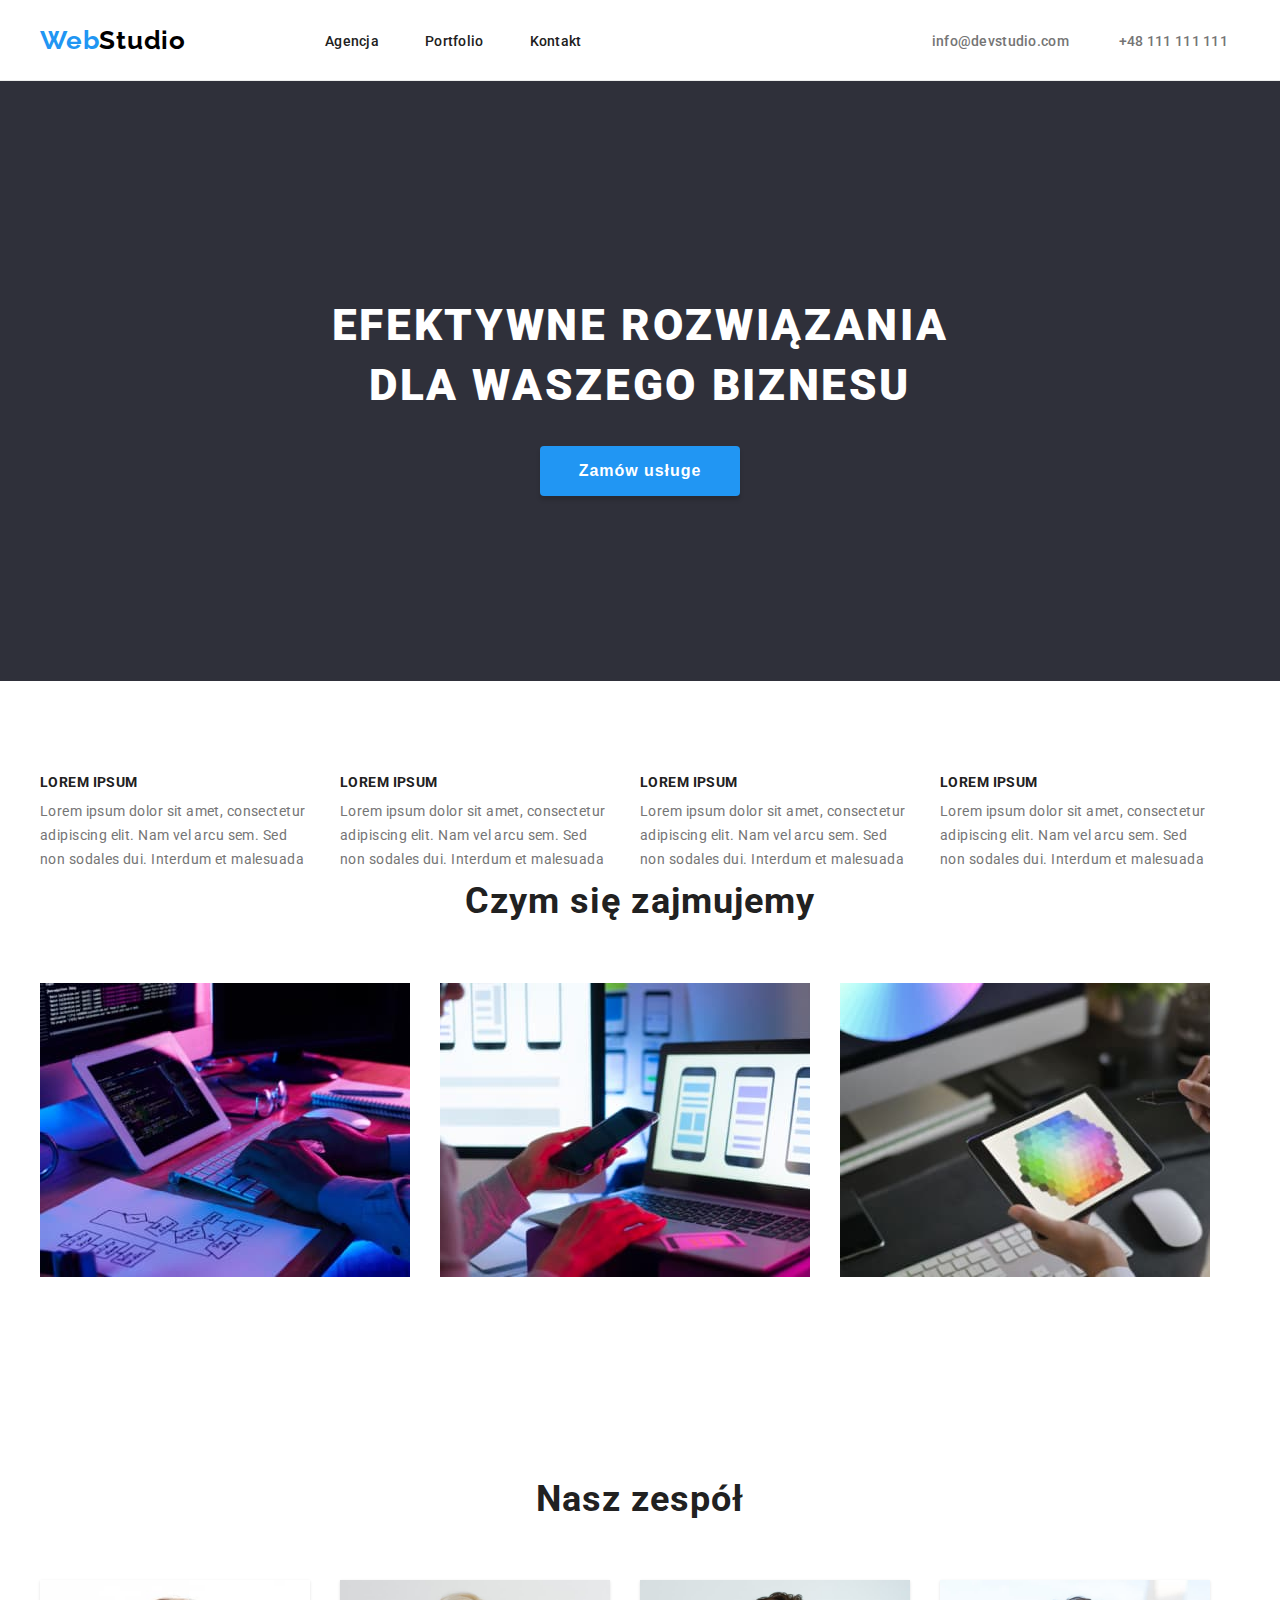
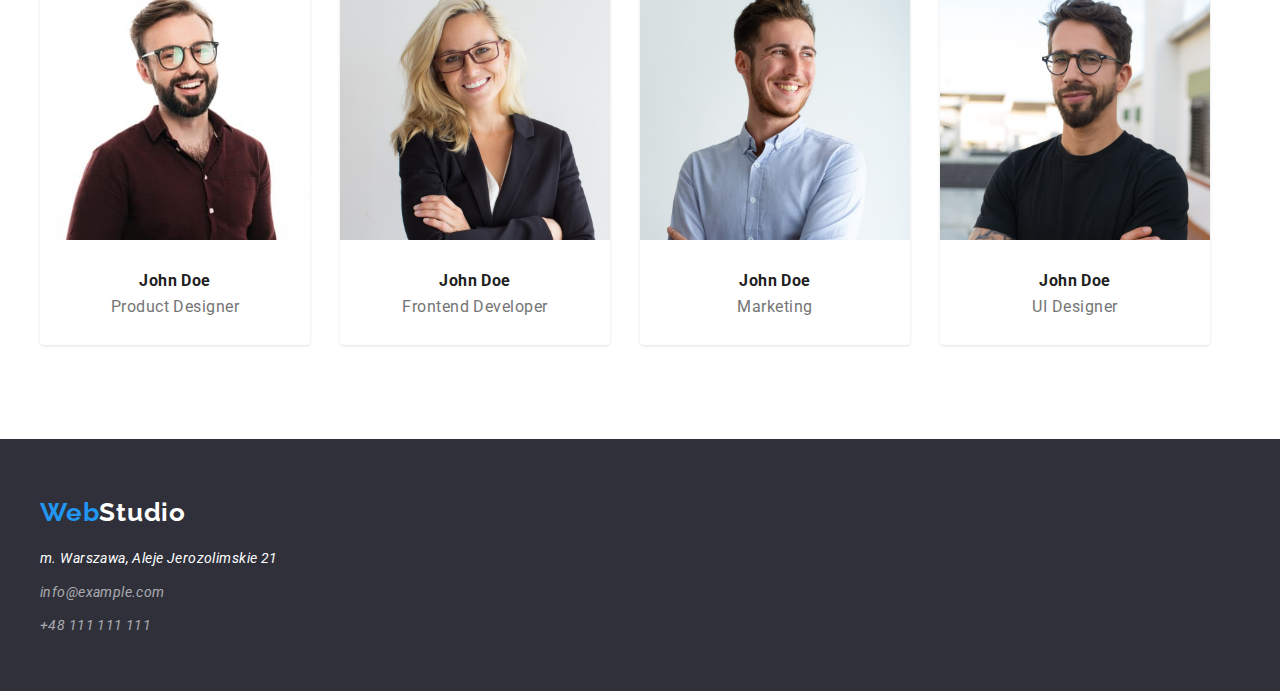
<file: index.html>
<!DOCTYPE html>
<html lang="pl">
  <head>
    <meta charset="UTF-8" />
    <meta http-equiv="X-UA-Compatible" content="IE=edge" />
    <meta name="viewport" content="width=device-width, initial-scale=1.0" />
    <link rel="preconnect" href="https://necolas.github.io/normalize.css/latest/normalize.css" />
    <link rel="preconnect" href="https://fonts.googleapis.com" />
    <link rel="preconnect" href="https://fonts.gstatic.com" crossorigin />
    <link
      href="https://fonts.googleapis.com/css2?family=Raleway:wght@700&family=Roboto:wght@400;500;700;900&display=swap"
      rel="stylesheet"
    />
    <link href="css/styles.css" rel="stylesheet" />
    <title>Studio</title>
  </head>
  <body>
    <header>
      <div class="border-header">
        <div class="container in-line-flex">
          <!-- <nav> -->
          <ul class="not-dot in-line-flex-child-one">
            <li>
              <a class="links logo-in-header" href="index.html">
                <span> <span class="web-blue"> Web</span>Studio </span>
              </a>
            </li>
            <li><a class="links links-in-nav" href="Agencja">Agencja</a></li>
            <li><a class="links links-in-nav" href="portfolio.html">Portfolio</a></li>
            <li><a class="links links-in-nav" href="Kontakt">Kontakt</a></li>
          </ul>
          <!-- </nav> -->
          <ul class="not-dot in-line-flex-child-two">
            <li>
              <a class="links links-in-header" href="mailto:info@devstudio.com"
                >info@devstudio.com</a
              >
            </li>
            <li>
              <a class="links links-in-header" href="tel:+48111111111">+48 111 111 111</a>
            </li>
          </ul>
        </div>
      </div>
    </header>
    <main>
      <div class="first-heading-background">
        <h1 class="first-heading">EFEKTYWNE ROZWIĄZANIA DLA WASZEGO BIZNESU</h1>
        <button class="button first-button">Zamów usługe</button>
      </div>
      <div class="container">
        <section class="section">
          <ul class="not-dot list-lorem">
            <li class="list-item-lorem">
              <h3 class="two-sections-heading">LOREM IPSUM</h3>
              <p class="two-sections-text">
                Lorem ipsum dolor sit amet, consectetur adipiscing elit. Nam vel arcu sem. Sed non
                sodales dui. Interdum et malesuada
              </p>
            </li>
            <li class="list-item-lorem">
              <h3 class="two-sections-heading">LOREM IPSUM</h3>
              <p class="two-sections-text">
                Lorem ipsum dolor sit amet, consectetur adipiscing elit. Nam vel arcu sem. Sed non
                sodales dui. Interdum et malesuada
              </p>
            </li>
            <li class="list-item-lorem">
              <h3 class="two-sections-heading">LOREM IPSUM</h3>
              <p class="two-sections-text">
                Lorem ipsum dolor sit amet, consectetur adipiscing elit. Nam vel arcu sem. Sed non
                sodales dui. Interdum et malesuada
              </p>
            </li>
            <li class="list-item-lorem">
              <h3 class="two-sections-heading">LOREM IPSUM</h3>
              <p class="two-sections-text">
                Lorem ipsum dolor sit amet, consectetur adipiscing elit. Nam vel arcu sem. Sed non
                sodales dui. Interdum et malesuada
              </p>
            </li>
          </ul>
          <div class="container">
            <h2 class="heading-in-portfolio">Czym się zajmujemy</h2>
            <ul class="not-dot list-img">
              <li>
                <img
                  src="images/img_1.jpg"
                  alt="Programista kodujący przy biurku"
                  width="370"
                  height="294"
                />
              </li>

              <li>
                <img
                  src="images/img_2.jpg"
                  alt="Człowiek obsługujący telefon i laptop"
                  width="370"
                  height="294"
                />
              </li>
              <li>
                <img
                  src="images/img_3.jpg"
                  alt="Człowiek wybiera kolor z palety wyświetlanej na tablecie"
                  width="370"
                  height="294"
                />
              </li>
            </ul>
          </div>
        </section>
      </div>
      <div class="container">
        <section class="section">
          <h2 class="heading-in-portfolio">Nasz zespół</h2>
          <ul class="not-dot list-img">
            <li>
              <figure class="text-under-name-team">
                <img
                  src="images/img_4.jpg"
                  alt="Uśmiechnięty brunet z zarostem ubrany w okulary i bordową koszulę"
                  width="270"
                  height="260"
                />
                <h4 class="name-team">John Doe</h4>
                Product Designer
              </figure>
            </li>
            <li>
              <figure class="text-under-name-team">
                <img
                  src="images/img_5.jpg"
                  alt="Uśmiechnięta, długowłosa blondynka ubrana w okulary i żakiet"
                  width="270"
                  height="260"
                />
                <h4 class="name-team">John Doe</h4>
                Frontend Developer
              </figure>
            </li>
            <li>
              <figure class="text-under-name-team">
                <img
                  src="images/img_6.jpg"
                  alt="Uśmiechnięty młody mężczyzna ubrany w niebieską koszulę"
                  width="270"
                  height="260"
                />
                <h4 class="name-team">John Doe</h4>
                Marketing
              </figure>
            </li>
            <li>
              <figure class="text-under-name-team">
                <img
                  src="images/img_7.jpg"
                  alt="Mężczyzna z zarostem ubrany w okulary i czarną koszulkę"
                  width="270"
                  height="260"
                />
                <h4 class="name-team">John Doe</h4>
                UI Designer
              </figure>
            </li>
          </ul>
        </section>
      </div>
    </main>
    <div class="footer-background">
      <div class="container">
        <footer>
          <h2 class="padding-logo">
            <a class="links logo-in-footer" href="index.html">
              <span class="web-blue">Web</span>Studio</a
            >
          </h2>
          <address>
            <ul class="not-dot item-list-address">
              <li><a class="links adress">m. Warszawa, Aleje Jerozolimskie 21</a></li>
              <li>
                <a class="links links-in-footer" href="mailto:info@example.com">info@example.com</a>
              </li>
              <li><a class="links links-in-footer" href="tel:+48111111111">+48 111 111 111</a></li>
            </ul>
          </address>
        </footer>
      </div>
    </div>
  </body>
</html>
</file>
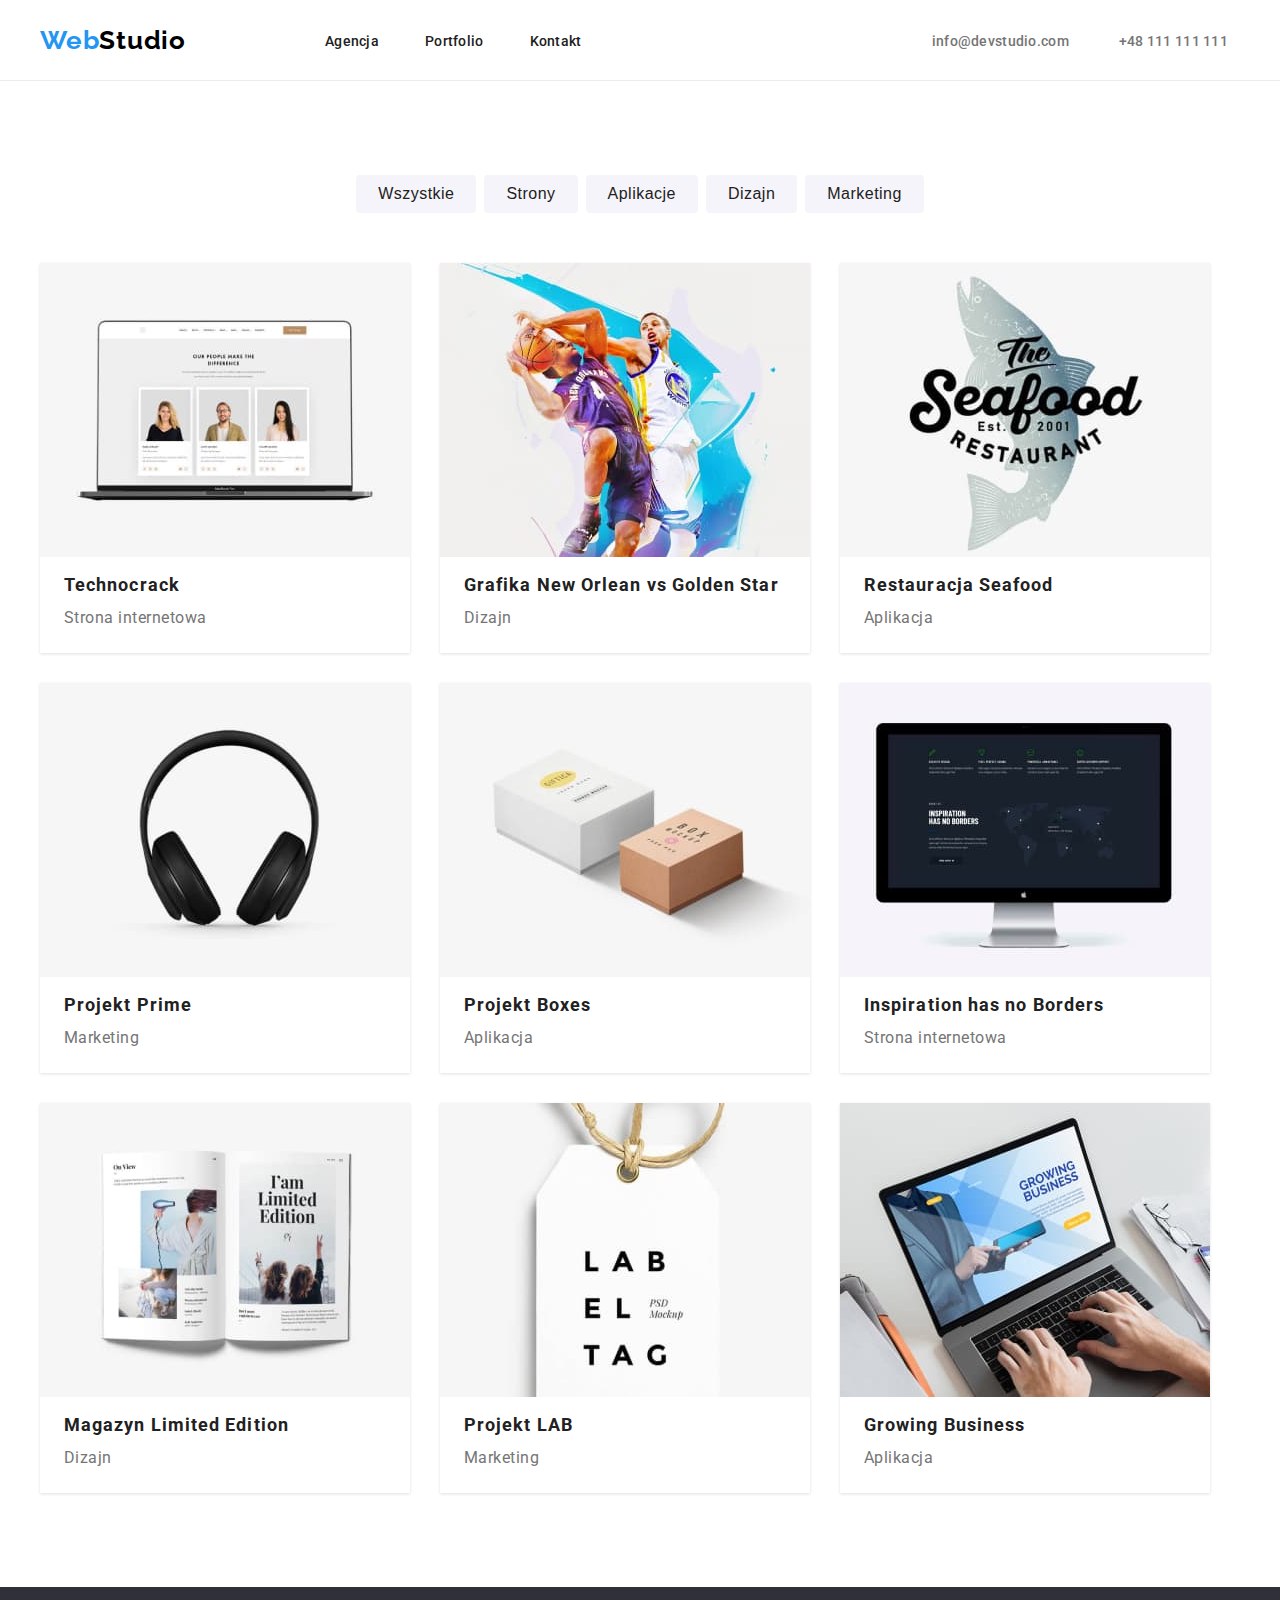
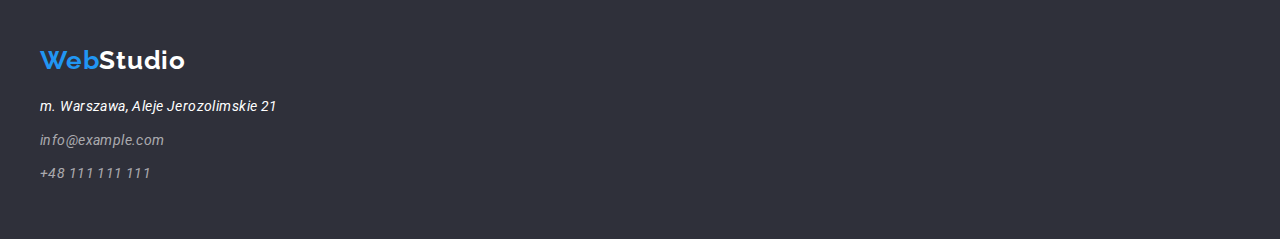
<file: portfolio.html>
<!DOCTYPE html>
<html lang="pl">
  <head>
    <meta charset="UTF-8" />
    <meta http-equiv="X-UA-Compatible" content="IE=edge" />
    <meta name="viewport" content="width=device-width, initial-scale=1.0" />
    <link rel="preconnect" href="https://necolas.github.io/normalize.css/latest/normalize.css" />
    <link rel="preconnect" href="https://fonts.googleapis.com" />
    <link rel="preconnect" href="https://fonts.gstatic.com" crossorigin />
    <link
      href="https://fonts.googleapis.com/css2?family=Raleway:wght@700&family=Roboto:wght@400;500;700;900&display=swap"
      rel="stylesheet"
    />
    <link href="css/styles.css" rel="stylesheet" />
    <title>Portfolio</title>
  </head>
  <body>
    <header>
      <div class="border-header">
        <div class="container in-line-flex">
          <nav>
            <ul class="not-dot in-line-flex-child-one">
              <li>
                <a class="links logo-in-header" href="index.html">
                  <span> <span class="web-blue"> Web</span>Studio </span>
                </a>
              </li>
              <li><a class="links links-in-nav" href="Agencja">Agencja</a></li>
              <li><a class="links links-in-nav" href="portfolio.html">Portfolio</a></li>
              <li><a class="links links-in-nav" href="Kontakt">Kontakt</a></li>
            </ul>
          </nav>
          <ul class="not-dot in-line-flex-child-two">
            <li>
              <a class="links links-in-header" href="mailto:info@devstudio.com"
                >info@devstudio.com</a
              >
            </li>
            <li>
              <a class="links links-in-header" href="tel:+48111111111">+48 111 111 111</a>
            </li>
          </ul>
        </div>
      </div>
    </header>
    <main>
      <div class="container">
        <section class="section">
          <ul class="not-dot list-button">
            <li>
              <button class="button">Wszystkie</button>
            </li>
            <li>
              <button class="button">Strony</button>
            </li>
            <li>
              <button class="button">Aplikacje</button>
            </li>
            <li>
              <button class="button">Dizajn</button>
            </li>
            <li>
              <button class="button">Marketing</button>
            </li>
          </ul>
          <ul class="not-dot list-img">
            <li>
              <figure class="text-under-portfolio">
                <img
                  src="images/img_portfolio_1.jpg"
                  alt="Laptop na jasnym tle. Na jego ekranie wyświetla się strona internetowa"
                  width="370"
                  height="294"
                />
                <div class="padding-text-under-portfolio">
                  <h4 class="heading-under-portfolio">Technocrack</h4>
                  Strona internetowa
                </div>
              </figure>
            </li>
            <li>
              <figure class="text-under-portfolio">
                <img
                  src="images/img_portfolio_2.jpg"
                  alt="Grafika komputerowa przedstawiająca dwóch koszykarzy walczących o piłkę"
                  width="370"
                  height="294"
                />
                <div class="padding-text-under-portfolio">
                  <h4 class="heading-under-portfolio">Grafika New Orlean vs Golden Star</h4>
                  Dizajn
                </div>
              </figure>
            </li>
            <li>
              <figure class="text-under-portfolio">
                <img
                  src="images/img_portfolio_3.jpg"
                  alt="Logo restauracji o nazwie  the seafood"
                  width="370"
                  height="294"
                />
                <div class="padding-text-under-portfolio">
                  <h4 class="heading-under-portfolio">Restauracja Seafood</h4>
                  Aplikacja
                </div>
              </figure>
            </li>
            <li>
              <figure class="text-under-portfolio">
                <img
                  src="images/img_portfolio_4.jpg"
                  alt="Słuchawki nauszne na jasnym tle"
                  width="370"
                  height="294"
                />
                <div class="padding-text-under-portfolio">
                  <h4 class="heading-under-portfolio">Projekt Prime</h4>
                  Marketing
                </div>
              </figure>
            </li>
            <li>
              <figure class="text-under-portfolio">
                <img
                  src="images/img_portfolio_5.jpg"
                  alt="Grafika koncepcyjna dwóch firmowych opakowań"
                  width="370"
                  height="294"
                />
                <div class="padding-text-under-portfolio">
                  <h4 class="heading-under-portfolio">Projekt Boxes</h4>
                  Aplikacja
                </div>
              </figure>
            </li>
            <li>
              <figure class="text-under-portfolio">
                <img
                  src="images/img_portfolio_6.jpg"
                  alt="Monitor na jasnym tle. Na jego ekranie wyświetla się strona internetowa"
                  width="370"
                  height="294"
                />
                <div class="padding-text-under-portfolio">
                  <h4 class="heading-under-portfolio">Inspiration has no Borders</h4>
                  Strona internetowa
                </div>
              </figure>
            </li>
            <li>
              <figure class="text-under-portfolio">
                <img
                  src="images/img_portfolio_7.jpg"
                  alt="Otwarta książka na jasnym tle"
                  width="370"
                  height="294"
                />
                <div class="padding-text-under-portfolio">
                  <h4 class="heading-under-portfolio">Magazyn Limited Edition</h4>
                  Dizajn
                </div>
              </figure>
            </li>
            <li>
              <figure class="text-under-portfolio">
                <img
                  src="images/img_portfolio_8.jpg"
                  alt="Etykieta na jasnym tle przedstawiająca napis LAB EL TAG PSD Mockup"
                  width="370"
                  height="294"
                />
                <div class="padding-text-under-portfolio">
                  <h4 class="heading-under-portfolio">Projekt LAB</h4>
                  Marketing
                </div>
              </figure>
            </li>
            <li>
              <figure class="text-under-portfolio">
                <img
                  src="images/img_portfolio_9.jpg"
                  alt="Obraz przedstawiający obsługiwanie latopa"
                  width="370"
                  height="294"
                />
                <div class="padding-text-under-portfolio">
                  <h4 class="heading-under-portfolio">Growing Business</h4>
                  Aplikacja
                </div>
              </figure>
            </li>
          </ul>
        </section>
      </div>
    </main>
    <div class="footer-background">
      <div class="container">
        <footer>
          <h2 class="padding-logo">
            <a class="links logo-in-footer" href="index.html">
              <span class="web-blue">Web</span>Studio</a
            >
          </h2>
          <address>
            <ul class="not-dot item-list-address">
              <li><a class="links adress">m. Warszawa, Aleje Jerozolimskie 21</a></li>
              <li>
                <a class="links links-in-footer" href="mailto:info@example.com">info@example.com</a>
              </li>
              <li><a class="links links-in-footer" href="tel:+48111111111">+48 111 111 111</a></li>
            </ul>
          </address>
        </footer>
      </div>
    </div>
  </body>
</html>
</file>
<file: css/styles.css>
body {
  font-family: "Raleway", sans-serif;
  font-family: "Roboto", sans-serif;
  font-weight: 500;
  color: #757575;
}
* {
  margin: 0px;
  padding: 0px;
}
.container {
  width: 1200px;
  margin: auto;
}
.section {
  padding: 94px 0px;
}
.not-dot {
  list-style-type: none;
}
.links {
  text-decoration: none;
  font-size: 14px;
}
.link:visited {
  text-decoration: none;
  color: var(--brand-article-color);
}
.links:focus,
.links:hover {
  color: var(--brand-color);
  outline: none;
}

.logo-in-header {
  color: #000000;
  font-family: "Raleway";
  font-weight: 700;
  font-size: 26px;
  line-height: 1;
  letter-spacing: 0.03em;
  word-spacing: 0;
}
.links-in-nav {
  font-size: 14px;
  line-height: 1;
  letter-spacing: 0.02em;
  color: var(--brand-article-color);
}
.links-in-header {
  font-size: 14px;
  line-height: 1;
  letter-spacing: 0.02em;
  color: #757575;
}
.links-in-footer {
  color: rgba(255, 255, 255, 0.6);
  font-weight: 400;
  font-size: 14px;
  line-height: 24px;
  letter-spacing: 0.03em;
}
.web-blue {
  color: var(--brand-color);
}
.adress {
  color: var(--text-on-dark-background);
  font-weight: 400;
  font-size: 14px;
  line-height: 1.71;
  letter-spacing: 0.03em;
}
.button {
  font-size: 16px;
  line-height: 1.62;
  letter-spacing: 0.03em;
  border: none;
  background-color: #f5f4fa;
  color: var(--brand-article-color);
  padding: 6px 22px 6px 22px;
  border-radius: 4px;
}
.button:hover,
.button:focus {
  background-color: var(--brand-color);
  color: var(--text-on-dark-background);
  outline-color: var(--brand-color);
  cursor: pointer;
  box-shadow: 0px 3px 1px rgba(0, 0, 0, 0.1), 0px 1px 2px rgba(0, 0, 0, 0.08),
    0px 2px 2px rgba(0, 0, 0, 0.12);
}
.heading-under-portfolio {
  font-weight: 700;
  font-size: 18px;
  line-height: 2;
  letter-spacing: 0.06em;
  color: var(--brand-article-color);
}

.text-under-portfolio {
  font-weight: 400;
  font-size: 16px;
  line-height: 30px;
  letter-spacing: 0.03em;
  box-shadow: 0px 2px 1px 0px #00000033;
  box-shadow: 0px 1px 1px 0px #00000024;
  box-shadow: 0px 1px 3px 0px #0000001f;
  padding-bottom: 20px;
}
.padding-text-under-portfolio {
  padding-left: 24px;
}
.first-heading {
  font-weight: 900;
  font-size: 44px;
  line-height: 1.88;
  text-align: center;
  letter-spacing: 0.06em;
  text-transform: uppercase;
  color: var(--text-on-dark-background);
}

.two-sections-heading {
  font-weight: 700;
  font-size: 14px;
  line-height: 1;
  letter-spacing: 0.03em;
  text-transform: uppercase;
  color: var(--brand-article-color);
}
.two-sections-text {
  font-weight: 400;
  font-size: 14px;
  line-height: 24px;
  letter-spacing: 0.03em;
  margin-top: 10px;
}
.heading-in-portfolio {
  font-weight: 700;
  font-size: 36px;
  line-height: 1.71;
  text-align: center;
  letter-spacing: 0.03em;
  color: var(--brand-article-color);
}
.name-team {
  font-size: 16px;
  line-height: 1;
  text-align: center;
  letter-spacing: 0.03em;
  padding: 30px 0px 10px 0px;
  color: var(--brand-article-color);
}
.text-under-name-team {
  font-weight: 400;
  font-size: 16px;
  line-height: 1;
  text-align: center;
  letter-spacing: 0.03em;
  box-shadow: 0px 2px 1px 0px #00000033;
  box-shadow: 0px 1px 1px 0px #00000024;
  box-shadow: 0px 1px 3px 0px #0000001f;
  border-radius: 0px 0px 4px 4px;
  padding-bottom: 30px;
}
.in-line-flex {
  display: flex;
  flex-direction: row;
  gap: 46px;
  justify-content: space-between;
}
.in-line-flex-child-one {
  display: flex;
  align-items: center;
  height: 80px;
}
.in-line-flex-child-one > :not(:first-child) {
  padding-left: 46px;
}
.in-line-flex-child-one > :first-child {
  padding-right: 93px;
}

.in-line-flex-child-two {
  display: flex;
  align-items: center;
  gap: 50px;
  padding-right: 12px;
}
.border-header {
  border-bottom: 1px solid #ececec;
  height: 80px;
  width: 100%;
}
.first-heading-background {
  background: var(--brand-background-color);
  width: 100%;
  height: 600px;
  display: flex;
  flex-direction: column;
  justify-content: center;
  align-items: center;
}
.first-heading {
  width: 696px;
  height: 120px;
  font-weight: 900;
  font-size: 44px;
  line-height: 1.36;
  padding: 30px;
  letter-spacing: 0.06em;
  text-transform: uppercase;
  color: var(--text-on-dark-background);
}
.first-button {
  background: var(--brand-color);
  box-shadow: 0px 4px 4px rgba(0, 0, 0, 0.15);
  border-radius: 4px;
  width: 200px;
  height: 50px;
  font-weight: 700;
  font-size: 16px;
  line-height: 1.88;
  letter-spacing: 0.06em;
  color: var(--text-on-dark-background);
}
.list-lorem {
  display: flex;
  gap: 30px;
}
.list-item-lorem {
  width: 270px;
}
.list-img {
  display: flex;
  flex-wrap: wrap;
  gap: 30px;
  margin-top: 50px;
}
.footer-background {
  background-color: var(--brand-background-color);
  width: 100%;
  height: 252px;
}
.logo-in-footer {
  color: var(--text-on-dark-background);
  font-family: "Raleway";
  font-weight: 700;
  font-size: 26px;
  line-height: 1;
  letter-spacing: 0.03em;
  word-spacing: 0;
}
.padding-logo {
  padding: 60px 0px 20px 0px;
}
.item-list-address {
  display: flex;
  flex-direction: column;
  gap: 9px;
}
.list-button {
  display: flex;
  justify-content: center;
  gap: 8px;
}

:root {
  --brand-background-color: #2f303a;
  --brand-color: #2196f3;
  --brand-article-color: #212121;
  --text-on-dark-background: #ffffff;
}
</file>
